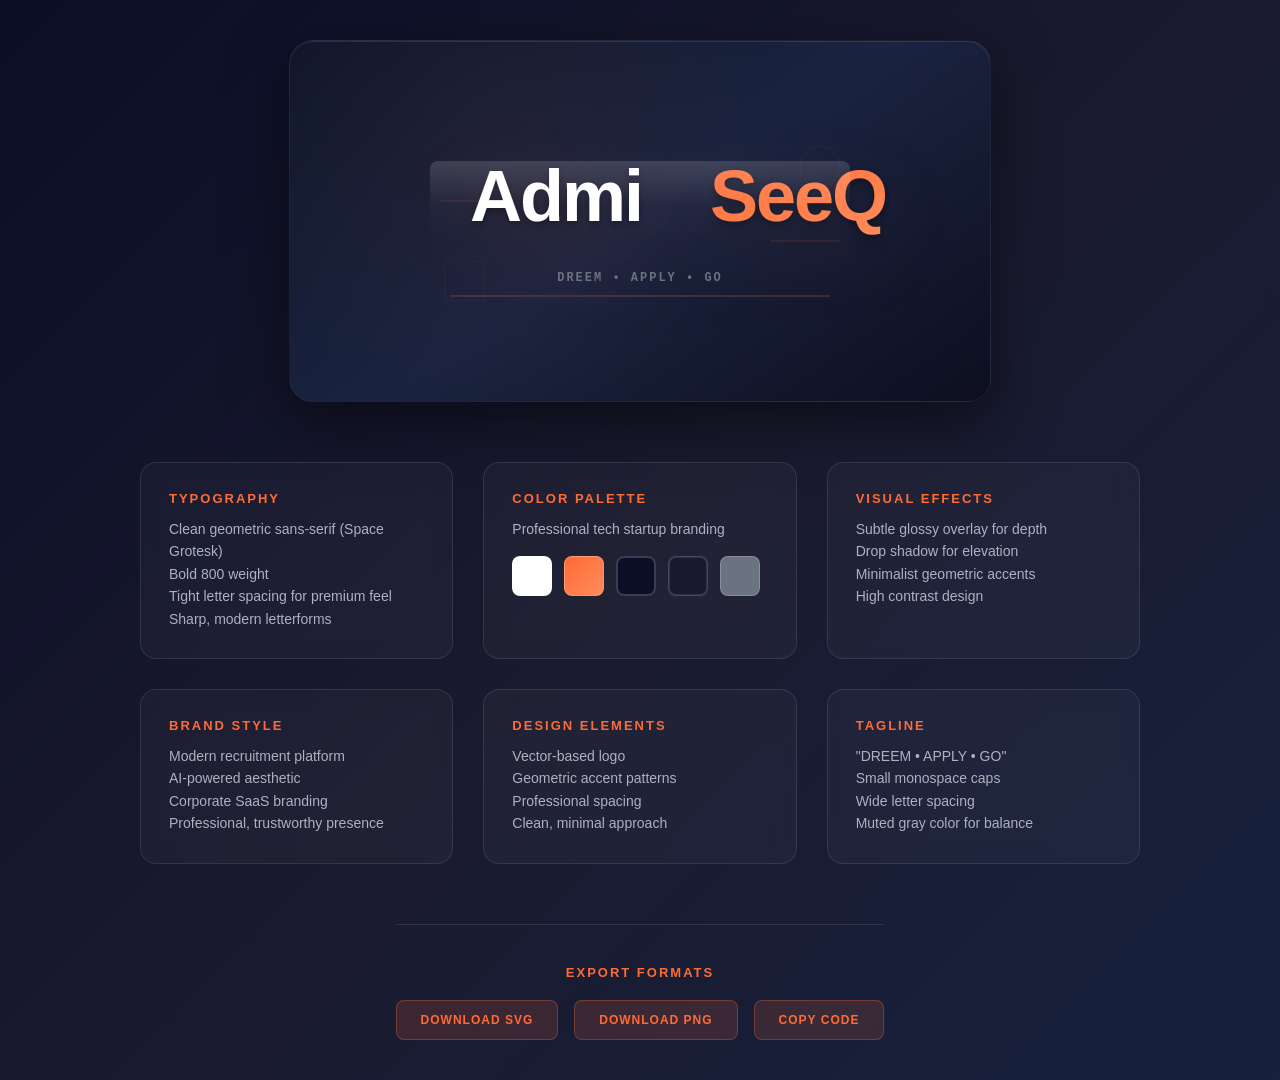
<file: logo-design.html>
<!DOCTYPE html>
<html lang="en">
<head>
    <meta charset="UTF-8">
    <meta name="viewport" content="width=device-width, initial-scale=1.0">
    <title>AdmiSeeQ - Premium Logo Design</title>
    <style>
        * {
            margin: 0;
            padding: 0;
            box-sizing: border-box;
        }

        body {
            min-height: 100vh;
            display: flex;
            align-items: center;
            justify-content: center;
            background: linear-gradient(135deg, #0a0e27 0%, #1a1a2e 50%, #16213e 100%);
            font-family: 'Space Grotesk', -apple-system, BlinkMacSystemFont, 'Segoe UI', sans-serif;
            padding: 40px 20px;
        }

        .logo-container {
            display: flex;
            flex-direction: column;
            align-items: center;
            gap: 60px;
        }

        .logo-showcase {
            background: linear-gradient(145deg, #0f1629 0%, #1a2340 50%, #0d0f1f 100%);
            padding: 80px 100px;
            border-radius: 24px;
            box-shadow: 
                0 20px 60px rgba(0, 0, 0, 0.5),
                inset 0 1px 0 rgba(255, 255, 255, 0.1);
            border: 1px solid rgba(255, 255, 255, 0.05);
            backdrop-filter: blur(10px);
            position: relative;
            overflow: hidden;
        }

        .logo-showcase::before {
            content: '';
            position: absolute;
            top: 0;
            left: 0;
            right: 0;
            bottom: 0;
            background: radial-gradient(circle at 30% 30%, rgba(255, 107, 53, 0.05) 0%, transparent 50%);
            pointer-events: none;
        }

        svg {
            display: block;
            filter: drop-shadow(0 20px 40px rgba(255, 107, 53, 0.1));
            transition: transform 0.4s cubic-bezier(0.34, 1.56, 0.64, 1);
        }

        .logo-showcase:hover svg {
            transform: scale(1.05);
        }

        .design-specs {
            display: grid;
            grid-template-columns: repeat(auto-fit, minmax(280px, 1fr));
            gap: 30px;
            max-width: 1000px;
        }

        .spec-card {
            background: rgba(255, 255, 255, 0.03);
            backdrop-filter: blur(10px);
            border: 1px solid rgba(255, 255, 255, 0.1);
            padding: 28px;
            border-radius: 16px;
            transition: all 0.3s ease;
        }

        .spec-card:hover {
            background: rgba(255, 255, 255, 0.06);
            border-color: rgba(255, 107, 53, 0.3);
            transform: translateY(-4px);
        }

        .spec-title {
            font-size: 13px;
            font-weight: 700;
            letter-spacing: 2px;
            text-transform: uppercase;
            color: #FF6B35;
            margin-bottom: 12px;
        }

        .spec-content {
            font-size: 14px;
            line-height: 1.6;
            color: #B0B0C0;
        }

        .color-palette {
            display: flex;
            gap: 12px;
            margin-top: 16px;
            flex-wrap: wrap;
        }

        .color-swatch {
            width: 40px;
            height: 40px;
            border-radius: 8px;
            border: 1px solid rgba(255, 255, 255, 0.2);
            transition: transform 0.2s ease;
            cursor: pointer;
        }

        .color-swatch:hover {
            transform: scale(1.1);
        }

        .gradient-bg {
            background: linear-gradient(135deg, #FF6B35 0%, #FF8C5A 100%);
        }

        .white-bg {
            background: #FFFFFF;
        }

        .navy-bg {
            background: #0a0e27;
            box-shadow: inset 0 0 0 1px rgba(255, 255, 255, 0.2);
        }

        .dark-bg {
            background: #1a1a2e;
            box-shadow: inset 0 0 0 1px rgba(255, 255, 255, 0.1);
        }

        .gray-bg {
            background: #6B7280;
        }

        .export-section {
            text-align: center;
            padding-top: 40px;
            border-top: 1px solid rgba(255, 255, 255, 0.1);
        }

        .export-title {
            font-size: 13px;
            font-weight: 700;
            letter-spacing: 2px;
            text-transform: uppercase;
            color: #FF6B35;
            margin-bottom: 20px;
        }

        .export-buttons {
            display: flex;
            gap: 16px;
            justify-content: center;
            flex-wrap: wrap;
        }

        .export-btn {
            background: rgba(255, 107, 53, 0.15);
            border: 1px solid rgba(255, 107, 53, 0.3);
            color: #FF6B35;
            padding: 12px 24px;
            border-radius: 8px;
            font-size: 12px;
            font-weight: 600;
            letter-spacing: 1px;
            text-transform: uppercase;
            cursor: pointer;
            transition: all 0.3s ease;
            font-family: inherit;
        }

        .export-btn:hover {
            background: rgba(255, 107, 53, 0.25);
            border-color: rgba(255, 107, 53, 0.5);
            transform: translateY(-2px);
        }

        @media (max-width: 768px) {
            .logo-showcase {
                padding: 60px 40px;
            }

            .design-specs {
                grid-template-columns: 1fr;
            }
        }
    </style>
</head>
<body>
    <div class="logo-container">
        <!-- Main Logo Showcase -->
        <div class="logo-showcase">
            <svg width="500" height="200" viewBox="0 0 500 200" xmlns="http://www.w3.org/2000/svg">
                <defs>
                    <!-- Premium Glossy Effect -->
                    <linearGradient id="glossy-overlay" x1="0%" y1="0%" x2="0%" y2="100%">
                        <stop offset="0%" style="stop-color:#FFFFFF;stop-opacity:0.15" />
                        <stop offset="50%" style="stop-color:#FFFFFF;stop-opacity:0.02" />
                        <stop offset="100%" style="stop-color:#FFFFFF;stop-opacity:0" />
                    </linearGradient>

                    <!-- Text Shadows for Depth -->
                    <filter id="text-shadow" x="-50%" y="-50%" width="200%" height="200%">
                        <feDropShadow dx="0" dy="2" stdDeviation="3" flood-opacity="0.3"/>
                        <feDropShadow dx="0" dy="8" stdDeviation="6" flood-opacity="0.15"/>
                    </filter>

                    <!-- Geometric Accent Pattern -->
                    <pattern id="tech-pattern" x="0" y="0" width="20" height="20" patternUnits="userSpaceOnUse">
                        <circle cx="10" cy="10" r="1.5" fill="#FF6B35" opacity="0.3"/>
                    </pattern>

                    <!-- Orange Gradient for SeeQ -->
                    <linearGradient id="orange-gradient" x1="0%" y1="0%" x2="100%" y2="100%">
                        <stop offset="0%" style="stop-color:#FF6B35;stop-opacity:1" />
                        <stop offset="100%" style="stop-color:#FF8C5A;stop-opacity:1" />
                    </linearGradient>

                    <!-- Ambient Glow -->
                    <filter id="glow" x="-50%" y="-50%" width="200%" height="200%">
                        <feGaussianBlur in="SourceGraphic" stdDeviation="2" />
                    </filter>
                </defs>

                <!-- Geometric Background Elements (Minimalist Design) -->
                <g opacity="0.1">
                    <line x1="50" y1="80" x2="120" y2="80" stroke="#FF6B35" stroke-width="2"/>
                    <line x1="380" y1="120" x2="450" y2="120" stroke="#FF6B35" stroke-width="2"/>
                    <rect x="55" y="140" width="40" height="40" fill="none" stroke="#FF6B35" stroke-width="1.5" opacity="0.5"/>
                    <circle cx="430" cy="45" r="20" fill="none" stroke="#FF6B35" stroke-width="1.5" opacity="0.5"/>
                </g>

                <!-- "Admi" Text in Bold White -->
                <text x="80" y="100" font-family="'Space Grotesk', -apple-system, sans-serif" font-size="72" font-weight="800" letter-spacing="-2" fill="#FFFFFF" filter="url(#text-shadow)">
                    Admi
                </text>

                <!-- "SeeQ" Text in Vibrant Orange -->
                <text x="320" y="100" font-family="'Space Grotesk', -apple-system, sans-serif" font-size="72" font-weight="800" letter-spacing="-2" fill="url(#orange-gradient)" filter="url(#text-shadow)">
                    SeeQ
                </text>

                <!-- Glossy Overlay on Logo -->
                <rect x="40" y="40" width="420" height="90" fill="url(#glossy-overlay)" rx="8"/>

                <!-- Tagline: DREEM • APPLY • GO -->
                <text x="250" y="160" font-family="'Space Mono', monospace" font-size="12" font-weight="600" letter-spacing="2" fill="#6B7280" text-anchor="middle">
                    DREEM • APPLY • GO
                </text>

                <!-- Subtle Accent Lines (Premium Border) -->
                <line x1="60" y1="175" x2="440" y2="175" stroke="#FF6B35" stroke-width="1" opacity="0.4"/>
            </svg>
        </div>

        <!-- Design Specifications -->
        <div class="design-specs">
            <div class="spec-card">
                <div class="spec-title">Typography</div>
                <div class="spec-content">
                    Clean geometric sans-serif (Space Grotesk)<br/>
                    Bold 800 weight<br/>
                    Tight letter spacing for premium feel<br/>
                    Sharp, modern letterforms
                </div>
            </div>

            <div class="spec-card">
                <div class="spec-title">Color Palette</div>
                <div class="spec-content">
                    Professional tech startup branding
                    <div class="color-palette">
                        <div class="color-swatch white-bg"></div>
                        <div class="color-swatch gradient-bg"></div>
                        <div class="color-swatch navy-bg"></div>
                        <div class="color-swatch dark-bg"></div>
                        <div class="color-swatch gray-bg"></div>
                    </div>
                </div>
            </div>

            <div class="spec-card">
                <div class="spec-title">Visual Effects</div>
                <div class="spec-content">
                    Subtle glossy overlay for depth<br/>
                    Drop shadow for elevation<br/>
                    Minimalist geometric accents<br/>
                    High contrast design
                </div>
            </div>

            <div class="spec-card">
                <div class="spec-title">Brand Style</div>
                <div class="spec-content">
                    Modern recruitment platform<br/>
                    AI-powered aesthetic<br/>
                    Corporate SaaS branding<br/>
                    Professional, trustworthy presence
                </div>
            </div>

            <div class="spec-card">
                <div class="spec-title">Design Elements</div>
                <div class="spec-content">
                    Vector-based logo<br/>
                    Geometric accent patterns<br/>
                    Professional spacing<br/>
                    Clean, minimal approach
                </div>
            </div>

            <div class="spec-card">
                <div class="spec-title">Tagline</div>
                <div class="spec-content">
                    "DREEM • APPLY • GO"<br/>
                    Small monospace caps<br/>
                    Wide letter spacing<br/>
                    Muted gray color for balance
                </div>
            </div>
        </div>

        <!-- Export Section -->
        <div class="export-section">
            <div class="export-title">Export Formats</div>
            <div class="export-buttons">
                <button class="export-btn" onclick="downloadSVG()">Download SVG</button>
                <button class="export-btn" onclick="downloadPNG()">Download PNG</button>
                <button class="export-btn" onclick="copyCode()">Copy Code</button>
            </div>
        </div>
    </div>

    <script>
        function downloadSVG() {
            const svg = document.querySelector('svg');
            const svgData = new XMLSerializer().serializeToString(svg);
            const canvas = document.createElement('canvas');
            const ctx = canvas.getContext('2d');
            
            const blob = new Blob([svgData], { type: 'image/svg+xml' });
            const url = URL.createObjectURL(blob);
            const link = document.createElement('a');
            link.href = url;
            link.download = 'admiseeq-logo.svg';
            link.click();
            URL.revokeObjectURL(url);
        }

        function downloadPNG() {
            const svg = document.querySelector('svg');
            const svgData = new XMLSerializer().serializeToString(svg);
            const canvas = document.createElement('canvas');
            const ctx = canvas.getContext('2d');
            const img = new Image();
            
            canvas.width = 500;
            canvas.height = 200;
            
            img.onload = function() {
                ctx.fillStyle = 'rgba(10, 14, 39, 1)';
                ctx.fillRect(0, 0, canvas.width, canvas.height);
                ctx.drawImage(img, 0, 0);
                
                canvas.toBlob(function(blob) {
                    const url = URL.createObjectURL(blob);
                    const link = document.createElement('a');
                    link.href = url;
                    link.download = 'admiseeq-logo.png';
                    link.click();
                    URL.revokeObjectURL(url);
                });
            };
            
            img.src = 'data:image/svg+xml;base64,' + btoa(svgData);
        }

        function copyCode() {
            const svg = document.querySelector('svg');
            const svgData = new XMLSerializer().serializeToString(svg);
            navigator.clipboard.writeText(svgData).then(() => {
                alert('SVG code copied to clipboard!');
            });
        }
    </script>
</body>
</html>
</file>
